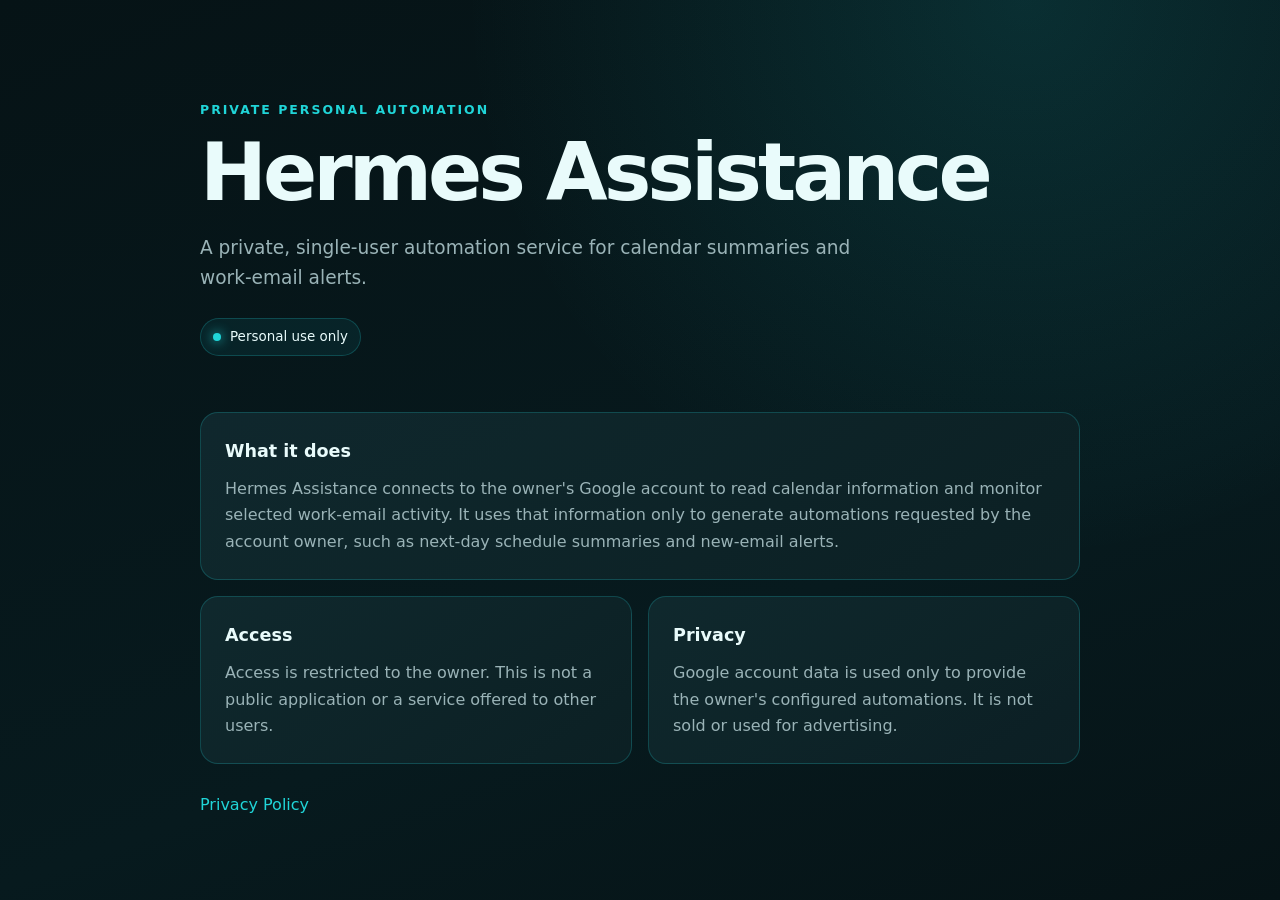
<file: index.html>
<!doctype html>
<html lang="en">
<head>
  <meta charset="utf-8">
  <meta name="viewport" content="width=device-width, initial-scale=1">
  <meta name="description" content="Hermes Assistance is a private, single-user personal automation service.">
  <title>Hermes Assistance</title>
  <link rel="stylesheet" href="styles.css">
</head>
<body>
  <main class="shell">
    <section class="hero">
      <p class="eyebrow">PRIVATE PERSONAL AUTOMATION</p>
      <h1>Hermes Assistance</h1>
      <p class="lead">A private, single-user automation service for calendar summaries and work-email alerts.</p>
      <div class="status"><span></span> Personal use only</div>
    </section>

    <section class="card">
      <h2>What it does</h2>
      <p>Hermes Assistance connects to the owner's Google account to read calendar information and monitor selected work-email activity. It uses that information only to generate automations requested by the account owner, such as next-day schedule summaries and new-email alerts.</p>
    </section>

    <section class="grid">
      <article class="card">
        <h2>Access</h2>
        <p>Access is restricted to the owner. This is not a public application or a service offered to other users.</p>
      </article>
      <article class="card">
        <h2>Privacy</h2>
        <p>Google account data is used only to provide the owner's configured automations. It is not sold or used for advertising.</p>
      </article>
    </section>

    <nav class="links" aria-label="Legal">
      <a href="privacy.html">Privacy Policy</a>
    </nav>
  </main>
</body>
</html>
</file>
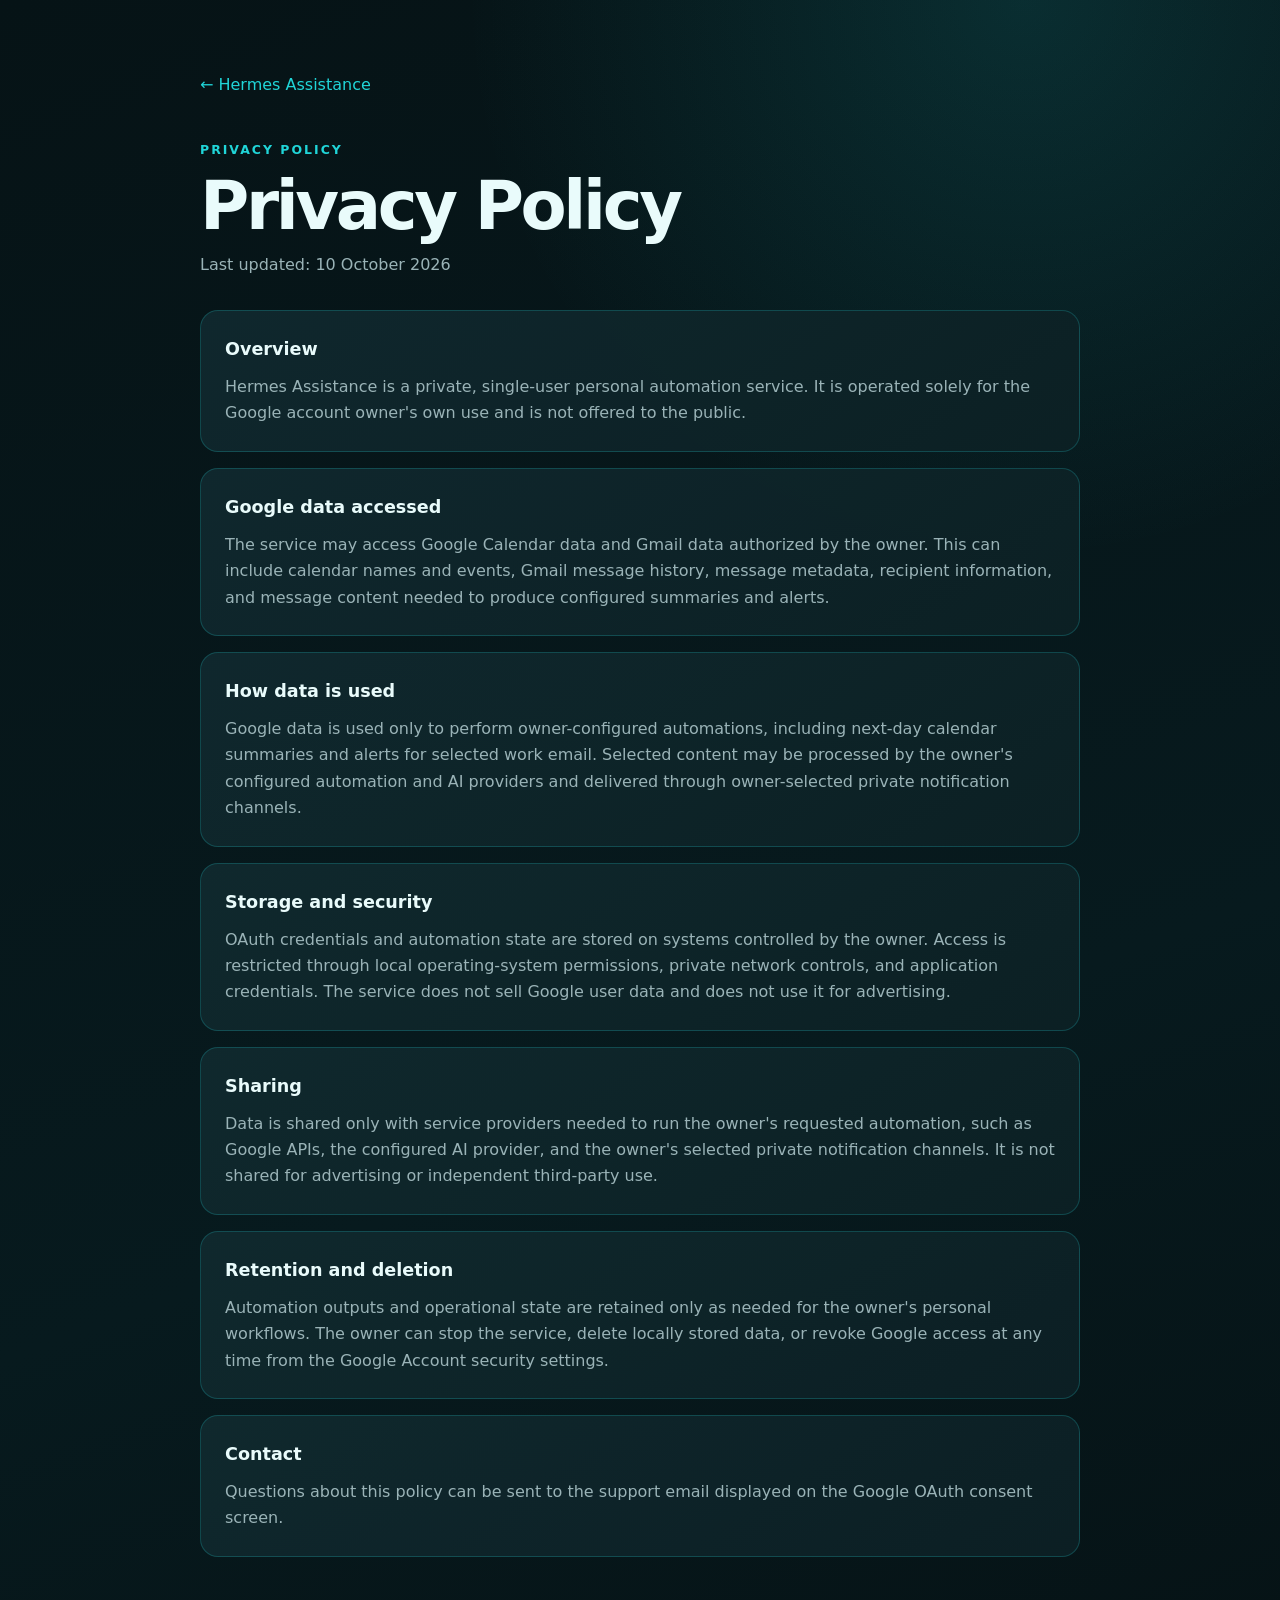
<file: privacy.html>
<!doctype html>
<html lang="en">
<head>
  <meta charset="utf-8">
  <meta name="viewport" content="width=device-width, initial-scale=1">
  <meta name="description" content="Privacy Policy for Hermes Assistance.">
  <title>Privacy Policy | Hermes Assistance</title>
  <link rel="stylesheet" href="styles.css">
</head>
<body>
  <main class="shell policy">
    <a class="back" href="index.html">← Hermes Assistance</a>
    <p class="eyebrow">PRIVACY POLICY</p>
    <h1>Privacy Policy</h1>
    <p class="updated">Last updated: 10 October 2026</p>

    <section class="card">
      <h2>Overview</h2>
      <p>Hermes Assistance is a private, single-user personal automation service. It is operated solely for the Google account owner's own use and is not offered to the public.</p>
    </section>

    <section class="card">
      <h2>Google data accessed</h2>
      <p>The service may access Google Calendar data and Gmail data authorized by the owner. This can include calendar names and events, Gmail message history, message metadata, recipient information, and message content needed to produce configured summaries and alerts.</p>
    </section>

    <section class="card">
      <h2>How data is used</h2>
      <p>Google data is used only to perform owner-configured automations, including next-day calendar summaries and alerts for selected work email. Selected content may be processed by the owner's configured automation and AI providers and delivered through owner-selected private notification channels.</p>
    </section>

    <section class="card">
      <h2>Storage and security</h2>
      <p>OAuth credentials and automation state are stored on systems controlled by the owner. Access is restricted through local operating-system permissions, private network controls, and application credentials. The service does not sell Google user data and does not use it for advertising.</p>
    </section>

    <section class="card">
      <h2>Sharing</h2>
      <p>Data is shared only with service providers needed to run the owner's requested automation, such as Google APIs, the configured AI provider, and the owner's selected private notification channels. It is not shared for advertising or independent third-party use.</p>
    </section>

    <section class="card">
      <h2>Retention and deletion</h2>
      <p>Automation outputs and operational state are retained only as needed for the owner's personal workflows. The owner can stop the service, delete locally stored data, or revoke Google access at any time from the Google Account security settings.</p>
    </section>

    <section class="card">
      <h2>Contact</h2>
      <p>Questions about this policy can be sent to the support email displayed on the Google OAuth consent screen.</p>
    </section>
  </main>
</body>
</html>
</file>
<file: styles.css>
:root {
  color-scheme: dark;
  --bg: #061316;
  --surface: #0c2024;
  --surface-2: #10292e;
  --ink: #e9fbfb;
  --muted: #9ab3b7;
  --accent: #20d5d8;
  --border: rgba(32, 213, 216, 0.22);
}

* { box-sizing: border-box; }

body {
  margin: 0;
  min-height: 100vh;
  background:
    radial-gradient(circle at 80% 0%, rgba(32, 213, 216, 0.13), transparent 35rem),
    linear-gradient(160deg, #061316, #071a1e 65%, #061316);
  color: var(--ink);
  font-family: Inter, ui-sans-serif, system-ui, -apple-system, BlinkMacSystemFont, "Segoe UI", sans-serif;
  line-height: 1.65;
}

.shell {
  width: min(880px, calc(100% - 32px));
  margin: 0 auto;
  padding: 72px 0;
}

.hero { padding: 28px 0 40px; }
.eyebrow {
  margin: 0 0 10px;
  color: var(--accent);
  font-size: 0.78rem;
  font-weight: 800;
  letter-spacing: 0.16em;
}

h1 { margin: 0; font-size: clamp(2.5rem, 8vw, 5rem); line-height: 1.05; letter-spacing: -0.05em; }
h2 { margin: 0 0 10px; font-size: 1.1rem; }
p { margin: 0; color: var(--muted); }
.lead { max-width: 690px; margin-top: 18px; font-size: 1.16rem; }
.updated { margin: 10px 0 32px; }

.status {
  display: inline-flex;
  align-items: center;
  gap: 9px;
  margin-top: 24px;
  padding: 7px 12px;
  border: 1px solid var(--border);
  border-radius: 999px;
  background: rgba(32, 213, 216, 0.07);
  color: var(--ink);
  font-size: 0.84rem;
}
.status span { width: 8px; height: 8px; border-radius: 50%; background: var(--accent); box-shadow: 0 0 12px var(--accent); }

.card {
  margin-top: 16px;
  padding: 24px;
  border: 1px solid var(--border);
  border-radius: 18px;
  background: linear-gradient(145deg, rgba(16, 41, 46, 0.96), rgba(12, 32, 36, 0.96));
}
.grid { display: grid; grid-template-columns: repeat(2, 1fr); gap: 16px; }
.links { display: flex; gap: 18px; margin-top: 28px; }
a { color: var(--accent); text-decoration: none; }
a:hover { text-decoration: underline; }
.back { display: inline-block; margin-bottom: 42px; }
.policy h1 { font-size: clamp(2.3rem, 7vw, 4.2rem); }

@media (max-width: 640px) {
  .shell { padding: 38px 0; }
  .grid { grid-template-columns: 1fr; gap: 0; }
  .card { padding: 20px; }
}
</file>
